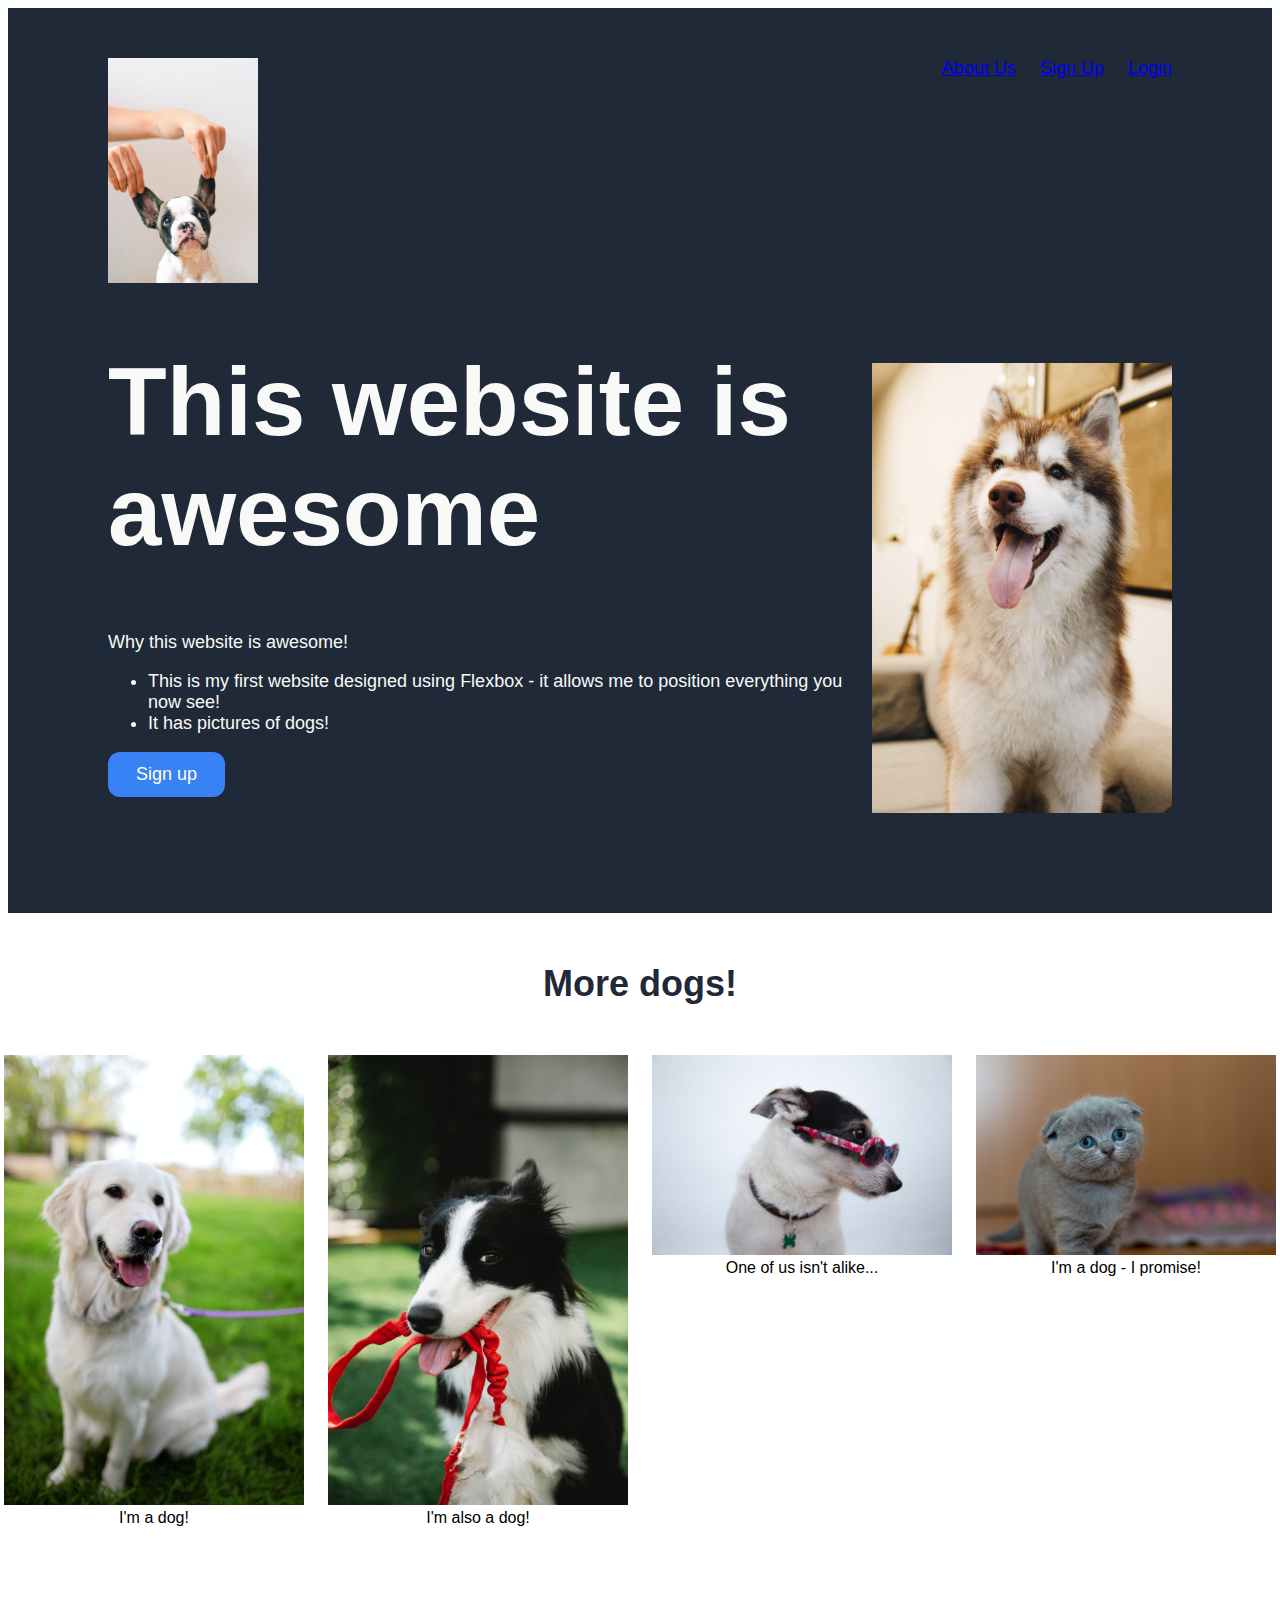
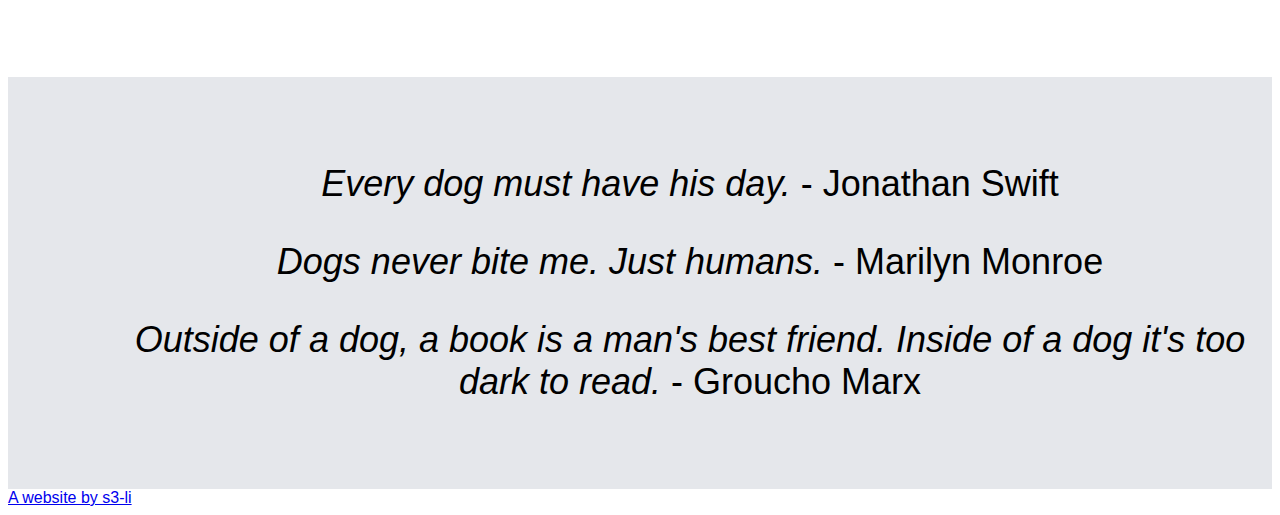
<file: index.html>
<!DOCTYPE html>
<html lang="en">
    <head>
        <meta charset="UTF-8">
        <title>Landing Page</title>
        <link rel="stylesheet" href="style.css">
    </head>
    <body>
        <div class="hero">
            <div class="header">
                <img src="./img/pexels-anna-shvets-4587998.jpg" class="headerlogo">
                <div class="header-links">
                    <a href="./sorry.html" class="aboutus">About Us</a>
                    <a href="./sorry.html" class="signup">Sign Up</a>
                    <a href="./sorry.html" class="login">Login</a>
                </div>
            </div>
            <div class="hero-body">
                <div class="hero-text">
                    <div class="hero-main-text">
                        <h1>This website is awesome</h1>
                    </div>
                    <div class="hero-secondary-text">
                        <p>Why this website is awesome!</p>
                        <ul>
                            <li>This is my first website designed using Flexbox - it allows me to position everything you now see!</li>
                            <li>It has pictures of dogs!</li>
                        </ul>
                    </div>
                <button>Sign up</button>
                </div>
                <img src="./img/pexels-tranmautritam-245035.jpg" class="heroimage">
            </div>
        </div>
        <div class="information">
            <div class="information-header">More dogs!</div>
            <div class="container">
                <div class="grid">
                    <div class="grid-tile">
                        <img src="./img/pexels-leah-kelley-540524.jpg" class="grid-image">
                        <div class="infomation-subtext">I'm a dog!</div>
                    </div>
                    <div class="grid-tile">
                        <img src="./img/pexels-blue-bird-7210748.jpg" class="grid-image">
                        <div class="infomation-subtext">I'm also a dog!</div>
                    </div>
                    <div class="grid-tile">
                        <img src="./img/pexels-ilargian-faus-1629777.jpg" class="grid-image">
                        <div class="infomation-subtext">One of us isn't alike...</div>
                    </div>
                    <div class="grid-tile">
                        <img src="./img/pexels-vadim-b-127028.jpg" class="grid-image">
                        <div class="infomation-subtext">I'm a dog - I promise!</div>
                    </div>
                </div>
            </div>
        </div>
        <div class="quote">
            <div class="quote-body">
                <p><em>Every dog must have his day.</em> - Jonathan Swift</p>
                <p><em>Dogs never bite me. Just humans.</em> - Marilyn Monroe</p>
                <p><em>Outside of a dog, a book is a man's best friend. Inside of a dog it's too dark to read.</em> - Groucho Marx</p>
            </div>
        </div>
        <div class="footer">
            <a href="https://github.com/s3-li/TOP-flexbox" class="footer-text">A website by s3-li</a>
        </div>
    </body>
</html>
</file>
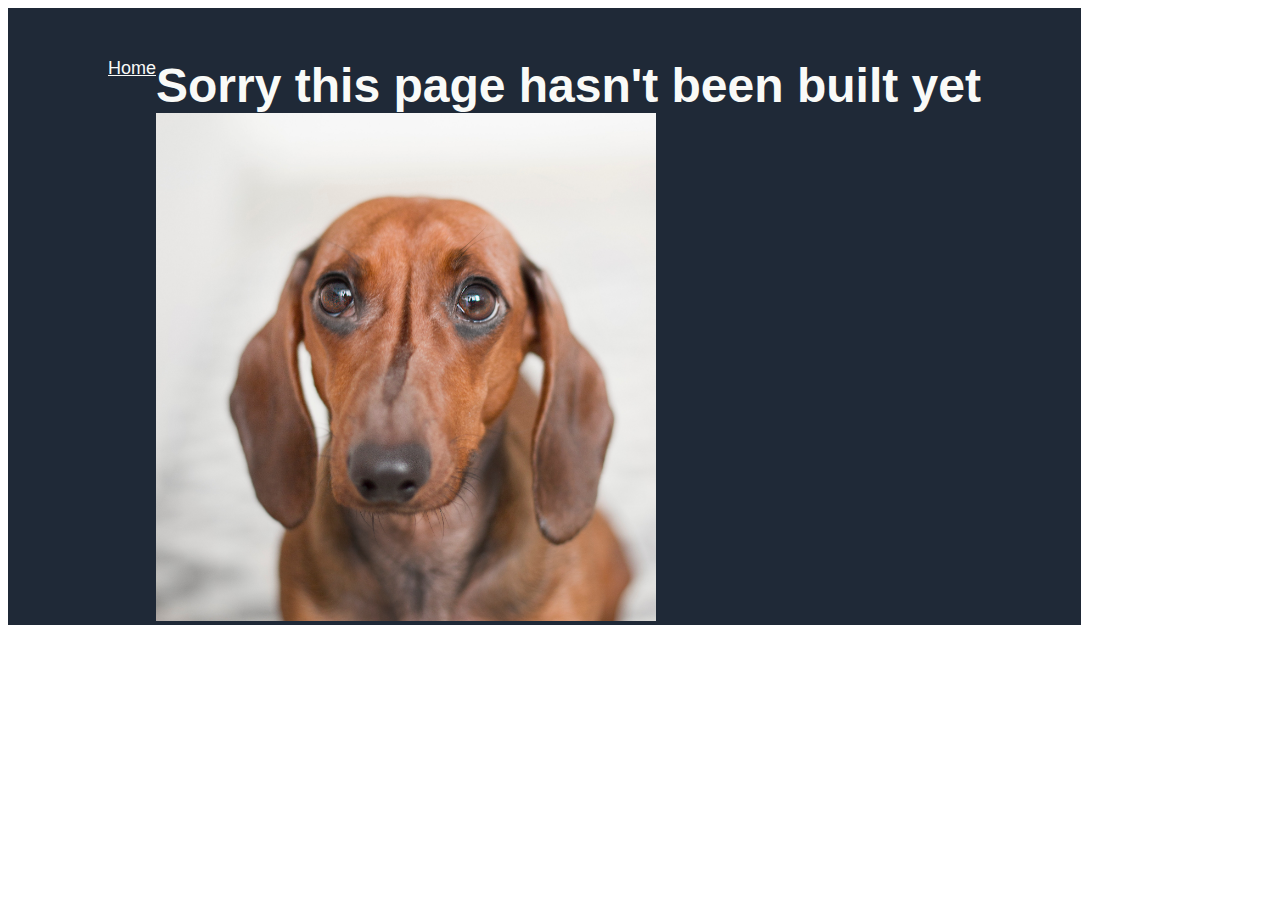
<file: sorry.html>
<!DOCTYPE html>
<html lang="en">
    <head>
        <meta charset="UTF-8">
        <title>Sorry this webpage hasn't been built yet</title>
        <link rel="stylesheet" href="sorrystyle.css">
    </head>
    <body>
        <div class="hero">
            <div class="header">
                <div class="header-links">
                    <a href="./index.html" class="header-links">Home</a>
                </div>
                <div class="hero-body">
                    <div class="hero-main-text">
                        <div class="hero-main-text">Sorry this page hasn't been built yet</div>
                    </div>
                    <img src="./img/pexels-dominika-roseclay-895259.jpg" class="sorry-image">
                </div>
            </div>
        </div>
    </body>
</html>
</file>
<file: style.css>
body {
    display: flex;
    flex-direction: column;
    font-family: Arial;
}

.hero,
footer {
    background-color: #1F2937;
}

.header {
    display: flex;
    justify-content: space-between;
    margin-top: 50px;
    margin-left: 100px;
    margin-right: 100px;
}

.headerlogo {
    height: auto;
    width: 150px;
}

.header-links {
    display: flex;
    justify-content: flex-end;
    gap: 24px;
}

.li {
    display: flex;
}

.hero-body,
.container {
    display: flex;
    margin-left: 100px;
    margin-right: 100px;
    padding-bottom: 100px;
}

.hero-main-text {
    color: #f9faf8;
    font-size: 48px;
    font-weight: bold;
}

.hero-secondary-text, .header-links {
    color: #f9faf8;
    font-size: 18px;
}

button {
    background-color: #3882f6;
    border: none;
    color: white;
    font-size: 18px;
    border-radius: 12px;
    padding: 12px 28px;
}

.heroimage {
    width: 300px;
    height: auto;
    margin-top: 80px;
}

.information {
    padding-bottom: 50px;
}

.information-header {
    font-size: 36px;
    font-weight: bold;
    color: #1F2937;
    display: flex;
    justify-content: center;
    padding-top: 50px;
}

.container {
    justify-content: center;
    padding-top: 50px;
}

.grid {
    display: flex;
    gap: 24px;
}

.grid-image {
    width: 300px;
    height: auto;
}

.grid-tile {
    text-align: center;
}

.quote {
    background-color: #e5e7eb;
}

.quote-body {
    margin-left: 100px;
    padding-top: 50px;
    font-size: 36px;
    text-align: center;
    padding-bottom: 50px;
}
</file>
<file: sorrystyle.css>
body {
    display: flex;
    font-family: Arial;
}

.hero {
    background-color: #1F2937;
}

.sorry-image {
    width: 500px;
    height: auto;
}

.header {
    display: flex;
    justify-content: space-between;
    margin-top: 50px;
    margin-left: 100px;
    margin-right: 100px;
}

.hero-body {
    justify-content: space-between;
}

.hero-main-text {
    color: #f9faf8;
    font-size: 48px;
    font-weight: bold;
}

.header-links {
    display: flex;
    justify-content: flex-end;
    gap: 24px;
    color: #f9faf8;
    font-size: 18px;
}
</file>
